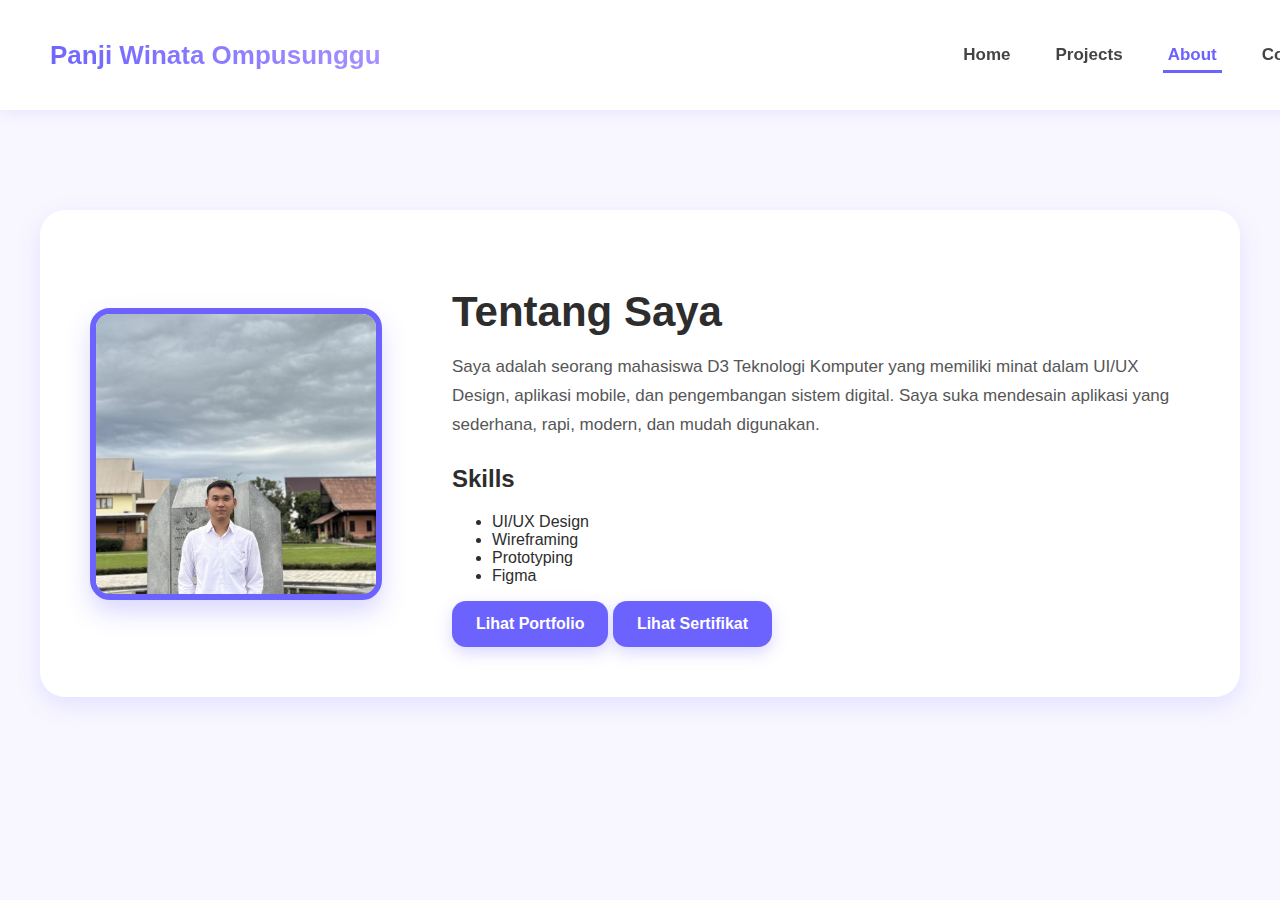
<file: portfolio baru/about.html>
<!DOCTYPE html>
<html>
<head>
  <link rel="stylesheet" href="about & kontak.css">
  <title>About Me</title>
</head>
<body>

<nav>
  <h2 class="logo">Panji Winata Ompusunggu</h2>
  <ul>
    <li><a href="index.html">Home</a></li>
    <li><a href="projek.html">Projects</a></li>
    <li><a href="about.html" class="active">About</a></li>
    <li><a href="kontak.html">Contact</a></li>
  </ul>
</nav>

<section class="about">
  <div class="about-container">

    <img src="winata.jpg" class="about-img">

    <div class="about-text">
      <h1>Tentang Saya</h1>
      <p>
        Saya adalah seorang mahasiswa D3 Teknologi Komputer yang memiliki minat
        dalam UI/UX Design, aplikasi mobile, dan pengembangan sistem digital.
        Saya suka mendesain aplikasi yang sederhana, rapi, modern, dan mudah digunakan.
      </p>

      <h2>Skills</h2>
      <ul class="skills">
        <li>UI/UX Design</li>
        <li>Wireframing</li>
        <li>Prototyping</li>
        <li>Figma</li>
      </ul>

      <a href="projek.html" class="btn">Lihat Portfolio</a>
      <a href="sertifikat.html" class="btn">Lihat Sertifikat</a>
    </div>

  </div>
</section>

</body>
</html>
</file>
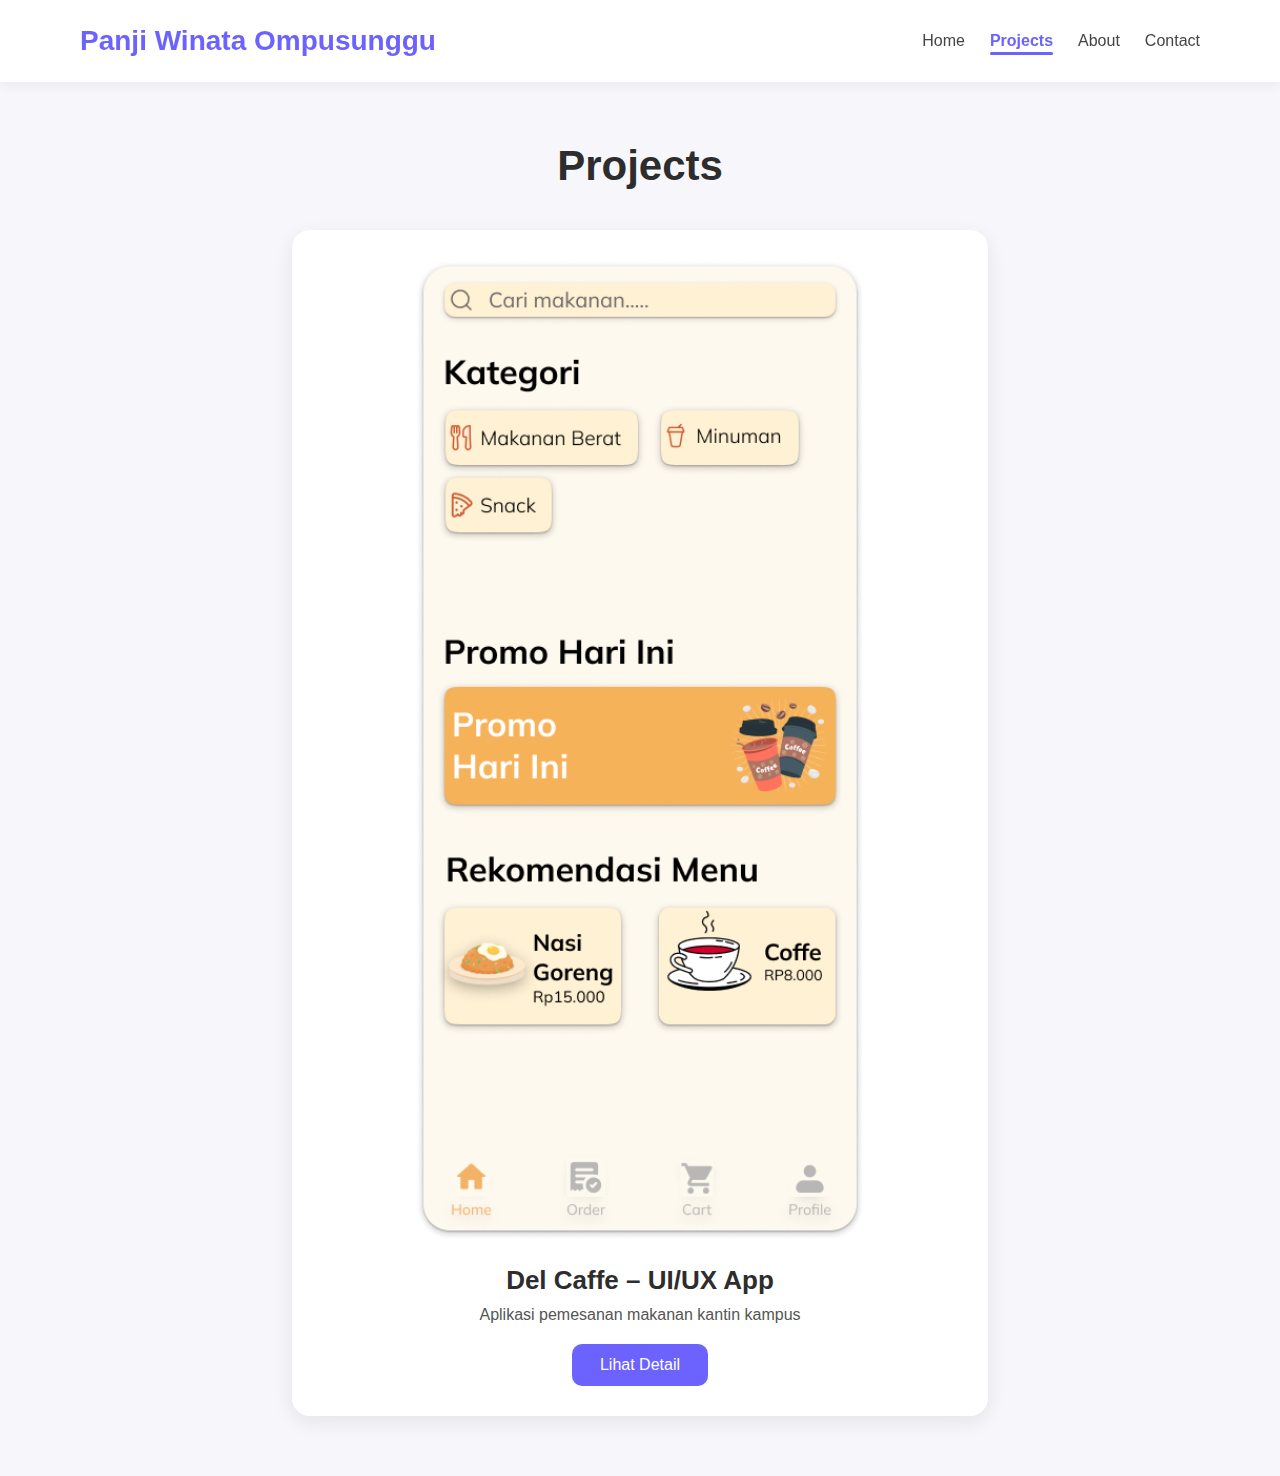
<file: portfolio baru/projek.html>
<!DOCTYPE html>
<html>
<head>
  <link rel="stylesheet" href="projek.css">
  <title>Projects</title>
</head>
<body>

<nav>
  <h2 class="logo">Panji Winata Ompusunggu</h2>
  <ul>
    <li><a href="index.html">Home</a></li>
    <li><a href="projek.html" class="active">Projects</a></li>
    <li><a href="about.html">About</a></li>
    <li><a href="kontak.html">Contact</a></li>
  </ul>
</nav>

<section class="projects">
  <h1>Projects</h1>

  <div class="project-card">
    <img src="Homepage.png">
    <h3>Del Caffe – UI/UX App</h3>
    <p>Aplikasi pemesanan makanan kantin kampus</p>
    <a href="detail.html" class="btn">Lihat Detail</a>
  </div>

</section>

</body>
</html>
</file>
<file: portfolio baru/about & kontak.css>
/* =======================================
   GLOBAL STYLE
======================================= */
body {
    font-family: "Poppins", sans-serif;
    background: #f8f7ff;
    margin: 0;
    padding: 0;
    color: #2d2d2d;
}

/* =======================================
   BUTTON
======================================= */
.btn {
    font-family: "Poppins", sans-serif;
    background: #6C63FF;
    color: white;
    padding: 14px 24px;
    border-radius: 14px;
    font-weight: 600;
    text-decoration: none;
    display: inline-block;
    transition: 0.3s ease;
    box-shadow: 0 6px 16px rgba(108, 99, 255, 0.25);
}

.btn:hover {
    background: #574dff;
    transform: translateY(-3px);
}

/* =======================================
   NAVBAR
======================================= */
nav {
    font-family: "Poppins", sans-serif;
    width: 100%;
    padding: 18px 50px;
    background: #fff;
    display: flex;
    align-items: center;
    justify-content: space-between;
    box-shadow: 0 3px 15px rgba(108, 99, 255, 0.12);
    position: sticky;
    top: 0;
    z-index: 100;
}

nav .logo {
    font-family: "Poppins", sans-serif;
    font-size: 26px;
    font-weight: 700;
    background: linear-gradient(45deg, #6C63FF, #A893FF);
    -webkit-background-clip: text;
    -webkit-text-fill-color: transparent;
    cursor: pointer;
    transition: 0.3s ease;
}

nav ul {
    font-family: "Poppins", sans-serif;
    display: flex;
    align-items: center;
    gap: 35px;
    list-style: none;
}

nav ul li a {
    font-family: "Poppins", sans-serif;
    text-decoration: none;
    font-size: 17px;
    font-weight: 600;
    color: #444;
    padding: 6px 5px;
    transition: 0.3s ease;
}

nav ul li a:hover {
    color: #6C63FF;
    transform: translateY(-2px);
}

nav ul li a.active {
    color: #6C63FF;
    border-bottom: 3px solid #6C63FF;
    padding-bottom: 6px;
}

/* =======================================
   ABOUT PAGE
======================================= */
.about, .about-container, .about-text, .skills, .skills li {
    font-family: "Poppins", sans-serif;
}

.about {
    max-width: 1200px;
    margin: 100px auto;
    padding: 0 40px;
}

.about-container {
    display: flex;
    align-items: center;
    justify-content: center;
    gap: 70px;
    padding: 50px;
    border-radius: 25px;
    background: #ffffff;
    box-shadow: 0 8px 25px rgba(108, 99, 255, 0.15);
}

.about-img {
    width: 280px;
    height: 280px;
    object-fit: cover;
    border-radius: 20px;
    border: 6px solid #6C63FF;
    box-shadow: 0 12px 25px rgba(108, 99, 255, 0.25);
}

.about-text h1 {
    font-family: "Poppins", sans-serif;
    font-size: 42px;
    font-weight: 700;
    color: #2d2d2d;
    margin-bottom: 12px;
}

.about-text p {
    font-family: "Poppins", sans-serif;
    font-size: 17px;
    color: #565656;
    line-height: 1.7;
    margin-bottom: 25px;
}

.skills li {
    font-family: "Poppins", sans-serif;
}

/* =======================================
   CONTACT PAGE
======================================= */
.contact, .contact-form, .contact-form label, .contact-form input, .contact-form textarea, .social a {
    font-family: "Poppins", sans-serif;
}

.contact {
    max-width: 1200px;
    margin: 120px auto;
    padding: 0 40px;
    text-align: center;
}

.contact h1 {
    font-size: 42px;
    font-weight: 700;
    color: #2d2d2d;
}

.contact > p {
    color: #555;
    margin-bottom: 40px;
    font-size: 18px;
}

/* Form Box */
.contact-form {
    background: #ffffff;
    padding: 40px;
    border-radius: 22px;
    max-width: 700px;
    margin: auto;
    box-shadow: 0 8px 25px rgba(108, 99, 255, 0.15);
}

.contact-form label {
    display: block;
    text-align: left;
    font-weight: 600;
    margin-top: 20px;
    color: #333;
}

.contact-form input,
.contact-form textarea {
    width: 100%;
    padding: 14px;
    font-size: 16px;
    margin-top: 5px;
    border-radius: 14px;
    border: 2px solid #ddd;
    background: #fefeff;
    outline: none;
    transition: 0.3s ease;
}

.contact-form input:focus,
.contact-form textarea:focus {
    border-color: #6C63FF;
    box-shadow: 0 5px 18px rgba(108, 99, 255, 0.25);
}

.contact-form textarea {
    height: 130px;
    resize: none;
}

/* Social Buttons */
.social a {
    background: #6C63FF;
    color: white;
    padding: 12px 24px;
    border-radius: 14px;
    text-decoration: none;
    font-size: 16px;
    box-shadow: 0 5px 18px rgba(108, 99, 255, 0.25);
    transition: 0.3s ease;
}

.social a:hover {
    background: #584df2;
    transform: translateY(-3px);
}

/* =======================================
   RESPONSIVE
======================================= */
@media (max-width: 850px) {
    .about-container {
        flex-direction: column;
        padding: 35px;
        text-align: center;
    }

    .about-img {
        width: 230px;
        height: 230px;
    }

    nav {
        padding: 15px 25px;
    }
}
</file>
<file: portfolio baru/projek.css>
/* ================================
   GLOBAL RESET
================================ */
* {
    margin: 0;
    padding: 0;
    box-sizing: border-box;
    font-family: "Poppins", sans-serif;
}

body {
    background: #f7f7fb;
    color: #333;
}

/* ================================
   NAVBAR
================================ */
nav {
    display: flex;
    justify-content: space-between;
    align-items: center;
    padding: 25px 80px;
    background: #ffffff;
    box-shadow: 0 3px 12px rgba(0, 0, 0, 0.06);
    position: sticky;
    top: 0;
    z-index: 100;
}

.logo {
    font-size: 28px;
    font-weight: 700;
    color: #6C63FF;
}

nav ul {
    list-style: none;
    display: flex;
}

nav ul li {
    margin-left: 25px;
}

nav ul li a {
    text-decoration: none;
    color: #444;
    font-size: 16px;
    font-weight: 500;
    padding-bottom: 4px;
    transition: 0.3s;
    position: relative;
}

/* Hover underline */
nav ul li a::after {
    content: "";
    position: absolute;
    width: 0%;
    height: 3px;
    background: #6C63FF;
    bottom: -2px;
    left: 50%;
    transition: 0.3s ease;
    border-radius: 4px;
}

nav ul li a:hover::after {
    width: 100%;
    left: 0;
}

nav ul li a.active {
    color: #6C63FF;
    font-weight: 600;
}

nav ul li a.active::after {
    width: 100%;
    left: 0;
}

/* ================================
   PROJECT SECTION
================================ */
.projects {
    max-width: 1200px;
    margin: 60px auto;
    text-align: center;
    padding: 0 20px;
}

.projects h1 {
    font-size: 42px;
    margin-bottom: 15px;
    color: #2d2d2d;
}

.projects p {
    color: #666;
}

/* ================================
   PROJECT CARD
================================ */
.project-card {
    margin: 40px auto;
    background: #ffffff;
    padding: 30px;
    border-radius: 18px;
    width: 60%;
    box-shadow: 0 6px 20px rgba(0, 0, 0, 0.08);
    text-align: center;
    transition: transform 0.2s ease, box-shadow 0.3s ease;
}

.project-card:hover {
    transform: translateY(-6px);
    box-shadow: 0 12px 30px rgba(108, 99, 255, 0.20);
}

.project-card img {
    width: 100%;
    max-width: 450px;
    border-radius: 15px;
    margin-bottom: 20px;
}

.project-card h3 {
    font-size: 26px;
    margin-bottom: 10px;
    color: #2d2d2d;
}

.project-card p {
    font-size: 16px;
    color: #555;
    margin-bottom: 20px;
}

/* Button */
.btn {
    display: inline-block;
    padding: 12px 28px;
    background: #6C63FF;
    color: white;
    text-decoration: none;
    border-radius: 10px;
    font-size: 16px;
    font-weight: 500;
    transition: 0.3s;
}

.btn:hover {
    background: #584df2;
}
</file>
